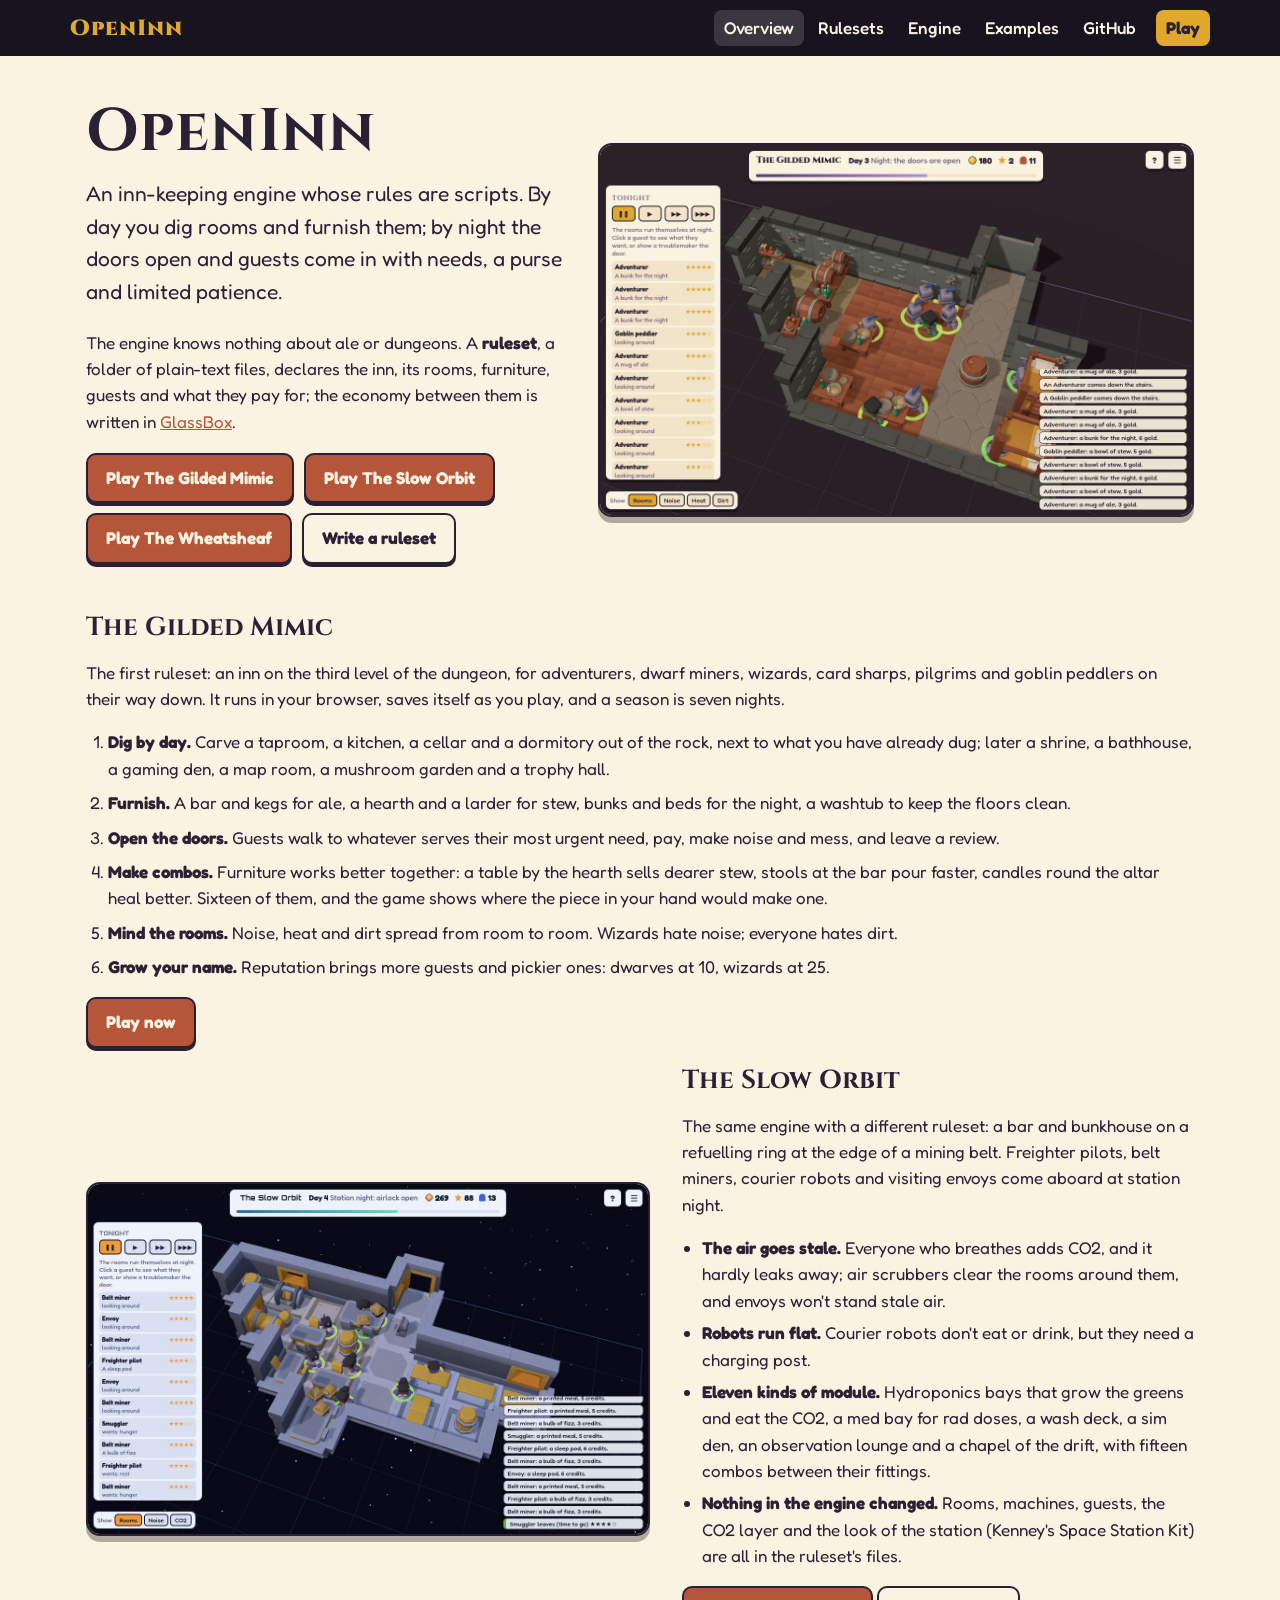
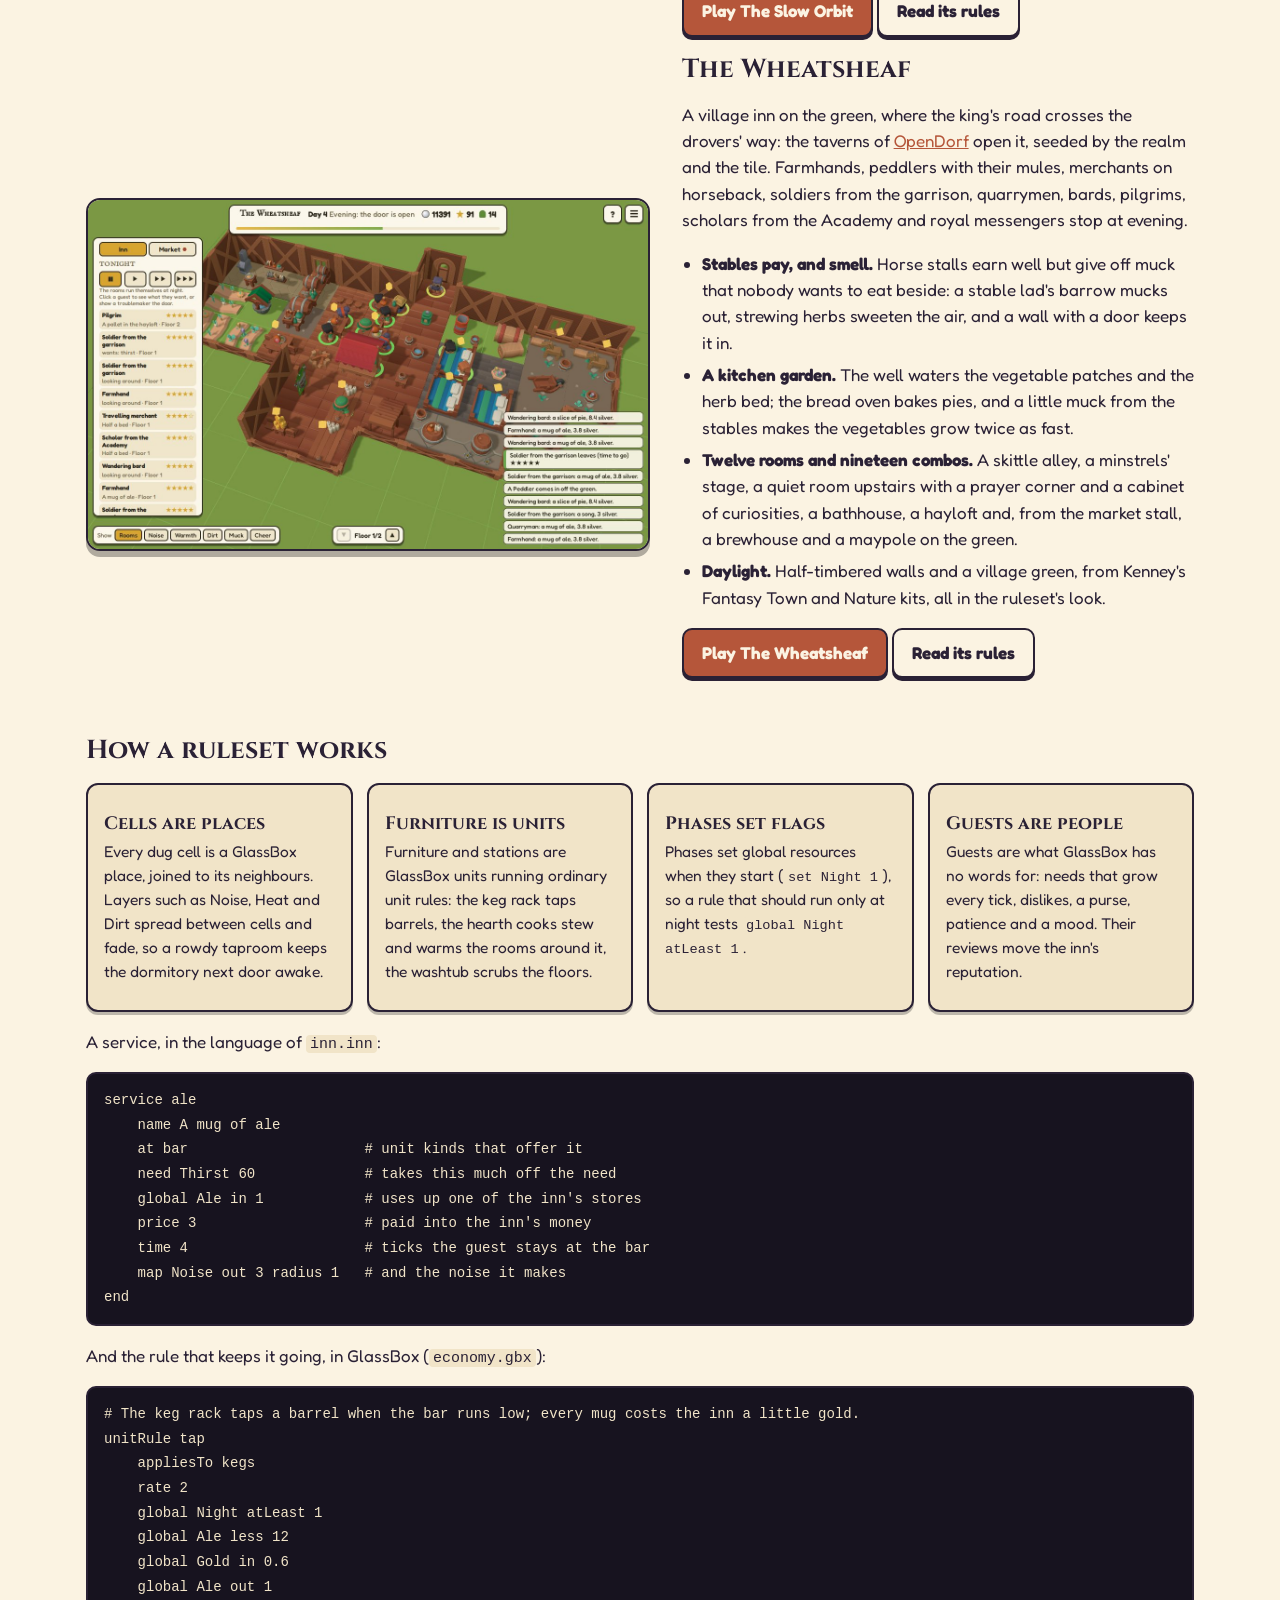
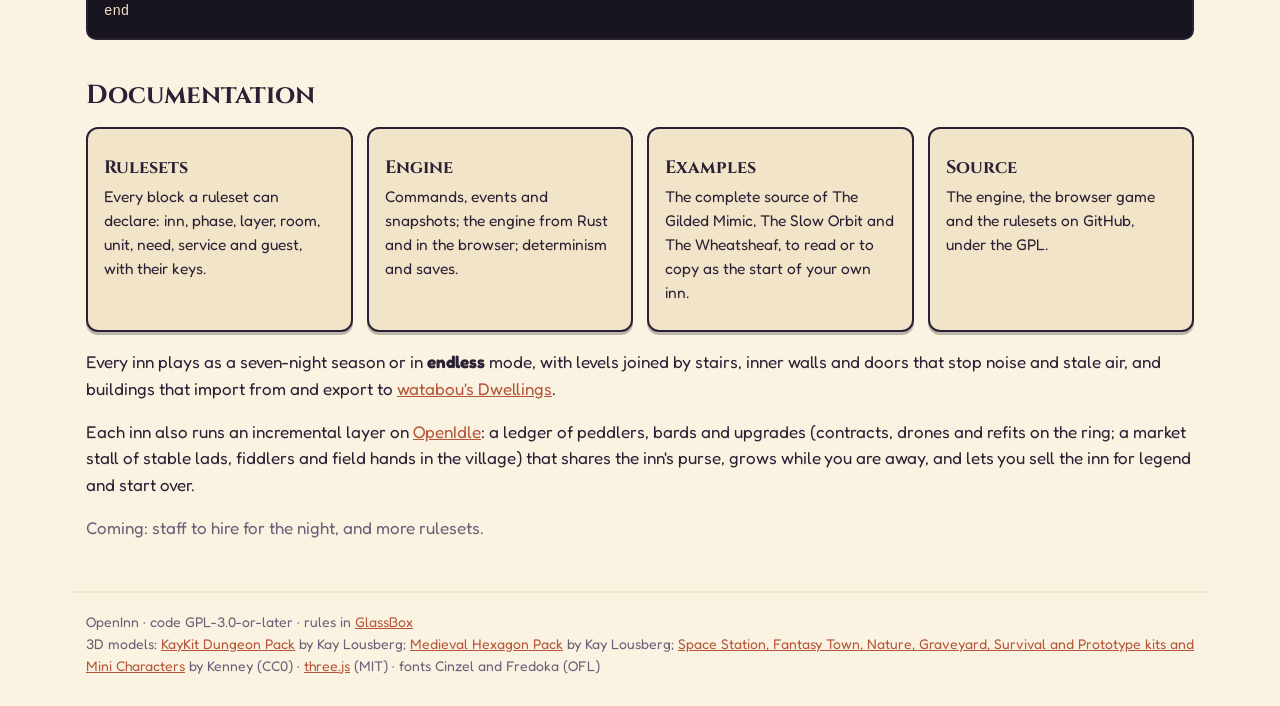
<file: site/index.html>
<!doctype html>
<html lang="en">
<head>
<meta charset="utf-8">
<meta name="viewport" content="width=device-width, initial-scale=1">
<title>OpenInn: an inn-keeping engine whose rules are GlassBox scripts</title>
<meta name="description" content="OpenInn is an open-source inn-keeping game engine: dig and furnish by day, serve guests by night, with every rule written as a GlassBox script.">
<script>
  // Links to the game from before it moved to play/ (…/openinn/?seed=…) still open the game.
  if (/[?&](seed|game)=/.test(location.search)) location.replace('play/' + location.search + location.hash);
</script>
<link rel="icon" href="data:image/svg+xml,%3Csvg xmlns='http://www.w3.org/2000/svg' viewBox='0 0 32 32'%3E%3Crect x='3' y='3' width='26' height='26' rx='5' fill='%23704a2e' stroke='%23221b2e' stroke-width='2'/%3E%3Cpath d='M10 11h10v11a4 4 0 0 1-4 4h-2a4 4 0 0 1-4-4z' fill='%23f2c14e' stroke='%23221b2e' stroke-width='1.5'/%3E%3Cpath d='M20 14h2.5a2.5 2.5 0 0 1 0 5H20' fill='none' stroke='%23221b2e' stroke-width='1.5'/%3E%3Cpath d='M10 11c0-2 2-3 3.5-2 1-2 4-2 5 0 1.5 0 2 1 1.5 2z' fill='%23fff8e6' stroke='%23221b2e' stroke-width='1.2'/%3E%3C/svg%3E">
<link rel="preconnect" href="https://fonts.googleapis.com">
<link href="https://fonts.googleapis.com/css2?family=Cinzel:wght@700;900&family=Fredoka:wght@400;500;600;700&display=swap" rel="stylesheet">
<link rel="stylesheet" href="docs.css">
</head>
<body class="home">
<header class="bar">
  <a class="brand" href="./">OpenInn</a>
  <nav>
    <a href="./" class="on">Overview</a>
    <a href="rules.html">Rulesets</a>
    <a href="engine.html">Engine</a>
    <a href="rulesets.html">Examples</a>
    <a href="https://github.com/sirmmo/openinn">GitHub</a>
    <a class="play" href="play/">Play</a>
  </nav>
</header>

<section class="hero">
  <div class="pitch">
    <h1>OpenInn</h1>
    <p class="lead">An inn-keeping engine whose rules are scripts. By day you dig rooms and furnish
      them; by night the doors open and guests come in with needs, a purse and limited patience.</p>
    <p>The engine knows nothing about ale or dungeons. A <b>ruleset</b>, a folder of plain-text
      files, declares the inn, its rooms, furniture, guests and what they pay for; the economy
      between them is written in <a href="https://crates.io/crates/glassbox">GlassBox</a>.</p>
    <div class="cta">
      <a class="button" href="play/">Play The Gilded Mimic</a>
      <a class="button" href="play/?game=slow-orbit">Play The Slow Orbit</a>
      <a class="button" href="play/?game=village-inn">Play The Wheatsheaf</a>
      <a class="button ghost" href="rules.html">Write a ruleset</a>
    </div>
  </div>
  <a class="shot" href="play/"><img src="shot.jpg" alt="The Gilded Mimic at night: a taproom, a kitchen and a dormitory dug into the rock, with guests at the bar and at the tables" width="1200" height="750"></a>
</section>

<section>
  <h2>The Gilded Mimic</h2>
  <p>The first ruleset: an inn on the third level of the dungeon, for adventurers, dwarf miners,
    wizards, card sharps, pilgrims and goblin peddlers on their way down. It runs in your browser, saves itself as you
    play, and a season is seven nights.</p>
  <ol class="steps">
    <li><b>Dig by day.</b> Carve a taproom, a kitchen, a cellar and a dormitory out of the rock,
      next to what you have already dug; later a shrine, a bathhouse, a gaming den, a map room, a
      mushroom garden and a trophy hall.</li>
    <li><b>Furnish.</b> A bar and kegs for ale, a hearth and a larder for stew, bunks and beds for
      the night, a washtub to keep the floors clean.</li>
    <li><b>Open the doors.</b> Guests walk to whatever serves their most urgent need, pay, make
      noise and mess, and leave a review.</li>
    <li><b>Make combos.</b> Furniture works better together: a table by the hearth sells dearer
      stew, stools at the bar pour faster, candles round the altar heal better. Sixteen of them,
      and the game shows where the piece in your hand would make one.</li>
    <li><b>Mind the rooms.</b> Noise, heat and dirt spread from room to room. Wizards hate noise;
      everyone hates dirt.</li>
    <li><b>Grow your name.</b> Reputation brings more guests and pickier ones: dwarves at 10,
      wizards at 25.</li>
  </ol>
  <p><a class="button" href="play/">Play now</a></p>
</section>

<section class="demo">
  <a class="shot" href="play/?game=slow-orbit"><img src="shot-orbit.jpg" alt="The Slow Orbit at station night: a ring of station modules over a starfield, with pilots, miners and robots in the lounge" width="1200" height="750" loading="lazy"></a>
  <div>
    <h2>The Slow Orbit</h2>
    <p>The same engine with a different ruleset: a bar and bunkhouse on a refuelling ring at the
      edge of a mining belt. Freighter pilots, belt miners, courier robots and visiting envoys
      come aboard at station night.</p>
    <ul>
      <li><b>The air goes stale.</b> Everyone who breathes adds CO2, and it hardly leaks away;
        air scrubbers clear the rooms around them, and envoys won't stand stale air.</li>
      <li><b>Robots run flat.</b> Courier robots don't eat or drink, but they need a charging
        post.</li>
      <li><b>Eleven kinds of module.</b> Hydroponics bays that grow the greens and eat the CO2, a
        med bay for rad doses, a wash deck, a sim den, an observation lounge and a chapel of the
        drift, with fifteen combos between their fittings.</li>
      <li><b>Nothing in the engine changed.</b> Rooms, machines, guests, the CO2 layer and the
        look of the station (Kenney's Space Station Kit) are all in the ruleset's files.</li>
    </ul>
    <p><a class="button" href="play/?game=slow-orbit">Play The Slow Orbit</a>
      <a class="button ghost" href="rulesets.html#the-slow-orbit">Read its rules</a></p>
  </div>
</section>

<section class="demo">
  <a class="shot" href="play/?game=village-inn"><img src="shot-village.jpg" alt="The Wheatsheaf on an evening: a half-timbered inn on the village green, with a common room, a kitchen garden with a well, guest chambers and stables with horses" width="1200" height="750" loading="lazy"></a>
  <div>
    <h2>The Wheatsheaf</h2>
    <p>A village inn on the green, where the king's road crosses the drovers' way: the taverns of
      <a href="https://sirmmo.github.io/opendorf/">OpenDorf</a> open it, seeded by the realm and
      the tile. Farmhands, peddlers with their mules, merchants on horseback, soldiers from the
      garrison, quarrymen, bards, pilgrims, scholars from the Academy and royal messengers stop
      at evening.</p>
    <ul>
      <li><b>Stables pay, and smell.</b> Horse stalls earn well but give off muck that nobody wants
        to eat beside: a stable lad's barrow mucks out, strewing herbs sweeten the air, and a wall
        with a door keeps it in.</li>
      <li><b>A kitchen garden.</b> The well waters the vegetable patches and the herb bed; the bread
        oven bakes pies, and a little muck from the stables makes the vegetables grow twice as
        fast.</li>
      <li><b>Twelve rooms and nineteen combos.</b> A skittle alley, a minstrels' stage, a quiet room
        upstairs with a prayer corner and a cabinet of curiosities, a bathhouse, a hayloft and,
        from the market stall, a brewhouse and a maypole on the green.</li>
      <li><b>Daylight.</b> Half-timbered walls and a village green, from Kenney's Fantasy Town and
        Nature kits, all in the ruleset's look.</li>
    </ul>
    <p><a class="button" href="play/?game=village-inn">Play The Wheatsheaf</a>
      <a class="button ghost" href="rulesets.html#the-wheatsheaf">Read its rules</a></p>
  </div>
</section>

<section>
  <h2>How a ruleset works</h2>
  <div class="cards">
    <div class="c"><h3>Cells are places</h3><p>Every dug cell is a GlassBox place, joined to its
      neighbours. Layers such as Noise, Heat and Dirt spread between cells and fade, so a rowdy
      taproom keeps the dormitory next door awake.</p></div>
    <div class="c"><h3>Furniture is units</h3><p>Furniture and stations are GlassBox units running
      ordinary unit rules: the keg rack taps barrels, the hearth cooks stew and warms the rooms
      around it, the washtub scrubs the floors.</p></div>
    <div class="c"><h3>Phases set flags</h3><p>Phases set global resources when they start
      (<code>set Night 1</code>), so a rule that should run only at night tests
      <code>global Night atLeast 1</code>.</p></div>
    <div class="c"><h3>Guests are people</h3><p>Guests are what GlassBox has no words for: needs
      that grow every tick, dislikes, a purse, patience and a mood. Their reviews move the inn's
      reputation.</p></div>
  </div>
  <p>A service, in the language of <code>inn.inn</code>:</p>
<pre><code>service ale
    name A mug of ale
    at bar                     # unit kinds that offer it
    need Thirst 60             # takes this much off the need
    global Ale in 1            # uses up one of the inn's stores
    price 3                    # paid into the inn's money
    time 4                     # ticks the guest stays at the bar
    map Noise out 3 radius 1   # and the noise it makes
end</code></pre>
  <p>And the rule that keeps it going, in GlassBox (<code>economy.gbx</code>):</p>
<pre><code># The keg rack taps a barrel when the bar runs low; every mug costs the inn a little gold.
unitRule tap
    appliesTo kegs
    rate 2
    global Night atLeast 1
    global Ale less 12
    global Gold in 0.6
    global Ale out 1
end</code></pre>
</section>

<section>
  <h2>Documentation</h2>
  <div class="cards">
    <a class="c link" href="rules.html"><h3>Rulesets</h3><p>Every block a ruleset can declare:
      inn, phase, layer, room, unit, need, service and guest, with their keys.</p></a>
    <a class="c link" href="engine.html"><h3>Engine</h3><p>Commands, events and snapshots; the
      engine from Rust and in the browser; determinism and saves.</p></a>
    <a class="c link" href="rulesets.html"><h3>Examples</h3><p>The complete source of The Gilded
      Mimic, The Slow Orbit and The Wheatsheaf, to read or to copy as the start of your own inn.</p></a>
    <a class="c link" href="https://github.com/sirmmo/openinn"><h3>Source</h3><p>The engine, the
      browser game and the rulesets on GitHub, under the GPL.</p></a>
  </div>
  <p>Every inn plays as a seven-night season or in <b>endless</b> mode, with levels joined by stairs,
    inner walls and doors that stop noise and stale air, and buildings that import from and
    export to <a href="https://watabou.github.io/dwellings/">watabou's Dwellings</a>.</p>
  <p>Each inn also runs an incremental layer on <a href="https://github.com/sirmmo/openidle">OpenIdle</a>:
    a ledger of peddlers, bards and upgrades (contracts, drones and refits on the ring; a market
    stall of stable lads, fiddlers and field hands in the village) that shares
    the inn's purse, grows while you are away, and lets you sell the inn for legend and start over.</p>
  <p class="soon">Coming: staff to hire for the night, and more rulesets.</p>
</section>

<footer>
  OpenInn · code GPL-3.0-or-later · rules in <a href="https://crates.io/crates/glassbox">GlassBox</a><br>
  3D models: <a href="https://kaylousberg.com">KayKit Dungeon Pack</a> by Kay Lousberg;
  <a href="https://kaylousberg.com">Medieval Hexagon Pack</a> by Kay Lousberg;
  <a href="https://kenney.nl">Space Station, Fantasy Town, Nature, Graveyard, Survival and Prototype kits and Mini Characters</a> by Kenney (CC0) ·
  <a href="https://threejs.org">three.js</a> (MIT) · fonts Cinzel and Fredoka (OFL)
</footer>
</body>
</html>
</file>
<file: site/docs.css>
:root {
  --ink: #2a2135;
  --paper: #fbf3e2;
  --paper2: #f1e4c8;
  --gold: #e0a92e;
  --accent: #b5563a;
  --muted: #6e5f79;
  --night: #17131f;
  font-family: Fredoka, system-ui, sans-serif;
  color: var(--ink);
  line-height: 1.55;
}
* { box-sizing: border-box; }
body { margin: 0; background: var(--paper); font-size: 17px; }
a { color: var(--accent); }
code { font: 0.88em ui-monospace, SFMono-Regular, Menlo, Consolas, monospace; background: var(--paper2); padding: 1px 4px; border-radius: 4px; }
pre { background: var(--night); color: #f1e4c8; padding: 14px 16px; border-radius: 10px; overflow-x: auto; line-height: 1.45; border: 2px solid var(--ink); }
pre code { background: none; padding: 0; font-size: 14px; color: inherit; }
h1, h2, h3 { font-family: Cinzel, serif; line-height: 1.2; }
h2 { font-size: 26px; margin: 40px 0 10px; }
h3 { font-size: 18px; margin: 24px 0 6px; }

.bar {
  position: sticky; top: 0; z-index: 5; display: flex; align-items: center; justify-content: space-between; gap: 12px;
  padding: 10px max(16px, calc((100vw - 1140px) / 2)); background: var(--night); color: var(--paper); flex-wrap: wrap;
}
.bar .brand { font: 900 22px Cinzel, serif; color: var(--gold); text-decoration: none; letter-spacing: 1px; }
.bar nav { display: flex; gap: 4px; flex-wrap: wrap; align-items: center; }
.bar nav a { color: var(--paper); text-decoration: none; padding: 5px 10px; border-radius: 8px; font-weight: 500; }
.bar nav a:hover { background: #ffffff1a; }
.bar nav a.on { background: #ffffff26; }
.bar nav a.play { background: var(--gold); color: var(--ink); font-weight: 700; margin-left: 6px; }

.button {
  display: inline-block; padding: 10px 18px; border-radius: 10px; font-weight: 700; text-decoration: none;
  background: var(--accent); color: var(--paper); border: 2px solid var(--ink); box-shadow: 0 3px 0 var(--ink);
}
.button:active { transform: translateY(2px); box-shadow: 0 1px 0 var(--ink); }
.button.ghost { background: var(--paper); color: var(--ink); }

/* Overview */
.home section { max-width: 1140px; margin: 0 auto; padding: 0 16px; }
.hero {
  display: grid; grid-template-columns: 1fr 1.25fr; gap: 36px; align-items: center; padding-top: 40px !important; padding-bottom: 8px !important;
}
.hero h1 { font-size: 60px; margin: 0 0 10px; color: var(--ink); letter-spacing: 1px; }
.hero .lead { font-size: 21px; margin-top: 0; }
.hero .cta { display: flex; gap: 10px; flex-wrap: wrap; margin-top: 18px; }
.hero .shot img { width: 100%; height: auto; display: block; border-radius: 14px; border: 2px solid var(--ink); box-shadow: 0 6px 0 rgba(0, 0, 0, 0.3); background: var(--night); }
.steps { padding-left: 22px; }
.demo { display: grid !important; grid-template-columns: 1.1fr 1fr; gap: 32px; align-items: center; margin-top: 30px; }
.demo .shot img { width: 100%; height: auto; display: block; border-radius: 14px; border: 2px solid var(--ink); box-shadow: 0 6px 0 rgba(0, 0, 0, 0.3); background: var(--night); }
.demo h2 { margin-top: 0; }
.demo ul { padding-left: 20px; }
.demo li { margin-bottom: 6px; }
.steps li { margin-bottom: 8px; }
.cards { display: grid; grid-template-columns: repeat(auto-fit, minmax(230px, 1fr)); gap: 14px; margin: 16px 0; }
.cards .c { background: var(--paper2); border: 2px solid var(--ink); border-radius: 12px; padding: 4px 16px 10px; box-shadow: 0 3px 0 rgba(0, 0, 0, 0.25); }
.cards .c p { margin-top: 0; font-size: 15.5px; }
.cards a.link { color: inherit; text-decoration: none; }
.cards a.link:hover { background: var(--gold); }
.soon { color: var(--muted); }

/* Documentation pages */
.doc { display: grid; grid-template-columns: 200px minmax(0, 1fr); gap: 36px; max-width: 1140px; margin: 0 auto; padding: 24px 16px 0; }
.doc aside { position: sticky; top: 74px; align-self: start; max-height: calc(100vh - 90px); overflow-y: auto; }
.toc { list-style: none; padding: 0; margin: 8px 0; border-left: 3px solid var(--paper2); }
.toc a { display: block; padding: 3px 12px; color: var(--muted); text-decoration: none; font-size: 15px; }
.toc a:hover { color: var(--ink); }
.doc main { max-width: 860px; }
.doc main h1 { font-size: 40px; margin: 8px 0 14px; }
.doc main h2 { border-top: 2px solid var(--paper2); padding-top: 22px; scroll-margin-top: 70px; }
.doc main h3 { scroll-margin-top: 70px; }
.table { overflow-x: auto; }
table { border-collapse: collapse; width: 100%; font-size: 15px; margin: 10px 0; }
th, td { text-align: left; padding: 6px 8px; border-bottom: 1px solid var(--paper2); vertical-align: top; }
th { border-bottom: 2px solid var(--ink); }

footer { max-width: 1140px; margin: 50px auto 0; padding: 18px 16px 30px; color: var(--muted); font-size: 14px; border-top: 2px solid var(--paper2); }

@media (max-width: 860px) {
  .hero, .demo { grid-template-columns: 1fr; padding-top: 24px !important; }
  .hero h1 { font-size: 44px; }
  .doc { grid-template-columns: 1fr; }
  .doc aside { position: static; max-height: none; }
  .toc { display: flex; flex-wrap: wrap; border: 0; }
  .toc a { padding: 2px 8px; background: var(--paper2); border-radius: 6px; margin: 0 6px 6px 0; }
}
</file>
